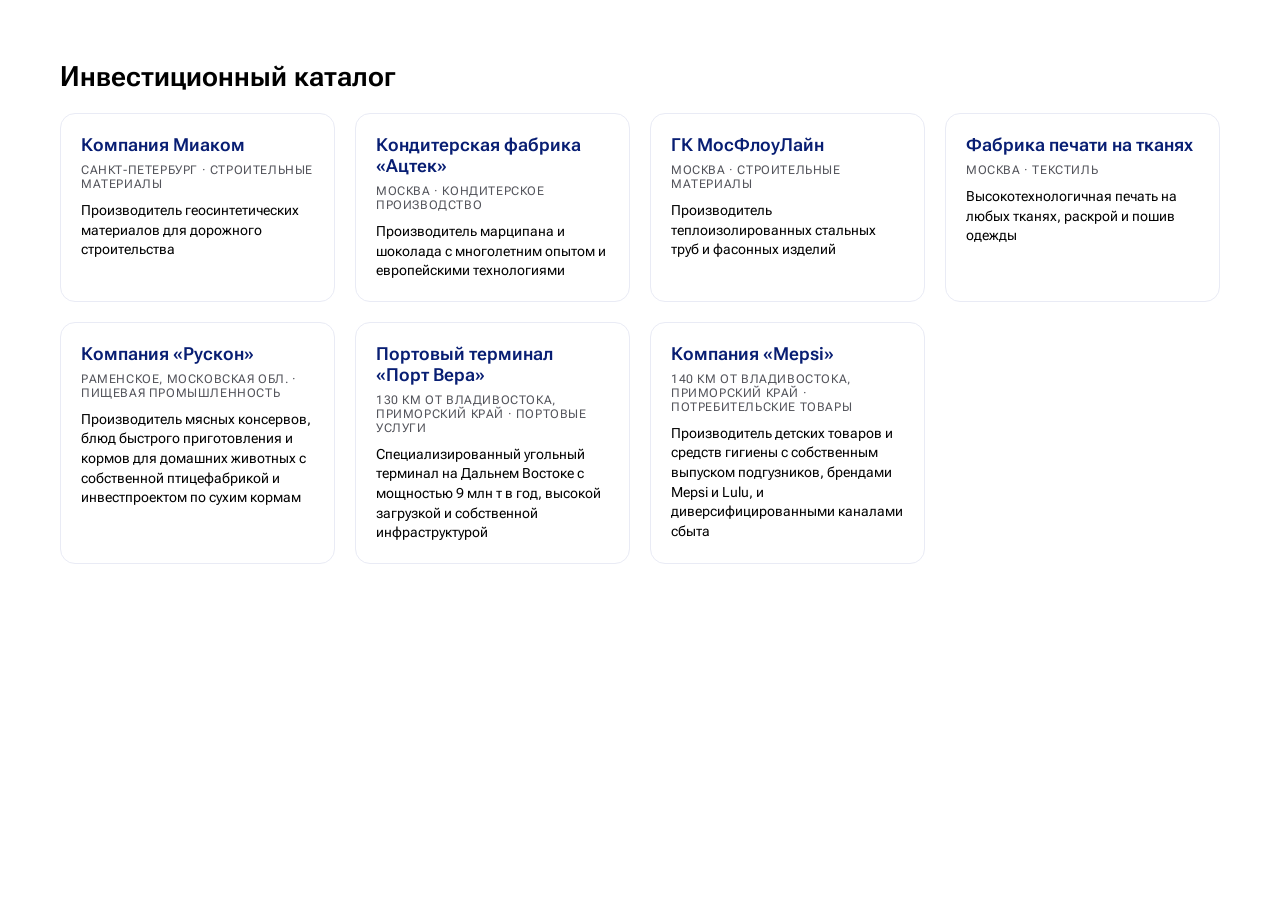
<file: index.html>
<!doctype html>
<html lang="ru">
<head>
  <meta charset="utf-8">
  <title>Каталог компаний</title>
  <meta name="viewport" content="width=device-width, initial-scale=1">
  <link rel="preconnect" href="https://fonts.googleapis.com">
  <link rel="preconnect" href="https://fonts.gstatic.com" crossorigin>
  <link href="https://fonts.googleapis.com/css2?family=Roboto+Flex:opsz,wght@8..144,300..800&display=swap" rel="stylesheet">
  <link rel="stylesheet" href="assets/styles.css">
  <style>
    /* Небольшая надстройка над существующими стилями */
    .catalog-page{
      margin:60px;
      font-family:'Roboto Flex', system-ui, sans-serif;
    }

    .catalog-title{
      font-size:28px;
      font-weight:600;
      margin:40px 0 20px;
    }

    .catalog-grid{
      display:grid;
      grid-template-columns:repeat(auto-fit, minmax(260px, 1fr));
      gap:20px;
    }

    .company-card{
      display:block;
      padding:20px;
      background:#FFFFFF;
      border-radius:15px;
      border:1px solid #E9EBF5;
      text-decoration:none;
      color:#000000;
      transition:box-shadow 0.15s ease, transform 0.15s ease;
    }

    .company-card:hover{
      box-shadow:0 6px 16px rgba(0,0,0,0.08);
      transform:translateY(-2px);
    }

    .company-name{
      font-size:18px;
      font-weight:600;
      margin:0 0 8px;
      color:#081E73;
    }

    .company-meta{
      font-size:12px;
      text-transform:uppercase;
      letter-spacing:0.6px;
      color:#54555C;
      margin-bottom:10px;
    }

    .company-summary{
      font-size:14px;
      line-height:1.4;
      color:#000000;
      margin:0;
    }
  </style>
</head>
<body>
  <main class="catalog-page">
    <h1 class="catalog-title">Инвестиционный каталог</h1>
    <section id="catalog-grid" class="catalog-grid"></section>
  </main>

  <script>
    async function loadCatalog(){
      try{
        const res = await fetch('data/catalog.json', { cache: 'no-store' });
        if(!res.ok){
          console.error('Ошибка загрузки catalog.json', res.status, res.statusText);
          return;
        }

        const companies = await res.json();
        const grid = document.getElementById('catalog-grid');
        grid.innerHTML = '';

        companies.forEach(company => {
          const card = document.createElement('a');
          card.className = 'company-card';
          card.href = `teaser.html?company=${encodeURIComponent(company.slug)}`;

          const name = document.createElement('h2');
          name.className = 'company-name';
          name.textContent = company.name;

          const meta = document.createElement('div');
          meta.className = 'company-meta';
          // например: "Москва · FMCG"
          meta.textContent = [company.city, company.industry].filter(Boolean).join(' · ');

          const summary = document.createElement('p');
          summary.className = 'company-summary';
          summary.textContent = company.summary || '';

          card.appendChild(name);
          if(meta.textContent){
            card.appendChild(meta);
          }
          card.appendChild(summary);

          grid.appendChild(card);
        });
      }catch(err){
        console.error('Ошибка инициализации каталога', err);
      }
    }

    loadCatalog();
  </script>
</body>
</html>
</file>
<file: assets/styles.css>
:root{
  --page-margin: 60px;
  --radius: 15px;
  --color-light-gray: #E9EBF5;
  --color-gray: #CBCDD8;
  --color-dark-gray: #54555C;
  --color-blue: #081E73;
}

/* базовые настройки */
*,
*::before,
*::after{
  box-sizing:border-box;
}

html,body{
  margin:0;
  padding:0;
}

body{
  font-family:'Roboto Flex', system-ui, sans-serif;
  background:#ffffff;
  color:#000000;
}

.page{
  margin:60px;
}

/* TOPLINE */

.topline{
  display:flex;
  flex-direction:column;
  align-items:flex-start;
  margin-top:60px;
  gap:10px;
}

/* верхняя строка (инструменты + КОНТАКТЫ) */
.topline-tools{
  width:100%;
  display:flex;
  justify-content:flex-end;
  align-items:center;
  gap:30px;
}

/* блок иконок инструментов */
.tools{
  display:flex;
  gap:10px;
  flex-shrink:0;
}

/* кнопки-инструменты: фоновые иконки */
.tool-btn{
  width:30px;
  height:30px;
  background-color:transparent;
  background-repeat:no-repeat;
  background-position:center;
  background-size:20px 20px;
  border:none;
  border-radius:0;
  flex-shrink:0;
  cursor:pointer;
}

/* Пример назначения иконок (нужны файлы в assets/icons/) */
.tools .tool-btn:nth-child(1){
  background-image:url("icons/tool-compare.svg");
}

.tools .tool-btn:nth-child(2){
  background-image:url("icons/tool-print.svg");
}

.tools .tool-btn:nth-child(3){
  background-image:url("icons/tool-share.svg");
}

/* кнопка КОНТАКТЫ */
.contact-btn{
  height:30px;
  padding:0 20px;
  background:#007AFF;
  color:white;
  font-size:12px;
  text-transform:uppercase;
  letter-spacing:0.6px;
  border-radius:var(--radius);
  text-decoration:none;
  display:flex;
  align-items:center;
  justify-content:center;
}

/* нижняя строка — INVOPPORTUNITY */

.invopportunity{
  font-size:10px;
  text-transform:uppercase;
  letter-spacing:0.6px;
  color:var(--color-gray);
}

/* HEADER */

.header-block{
  display:flex;
  gap:20px;
  margin-top:10px;
}

.logo-block{
  flex:0 0 20%;
  height:100px;
  background:var(--color-light-gray);
  border-radius:var(--radius);
}

.keydescription{
  display:flex;
  align-items:center;
  flex:1;
}

.keydescription p{
  margin:0;
  font-size:24px;
  font-weight:500;
  line-height:28px;
  color:var(--color-blue);
}

/* TAGS */

.tags{
  margin-top:30px;
  display:flex;
  flex-wrap:wrap;
  gap:20px;
}

.tag-pill{
  height:30px;
  padding:0 20px;
  background:white;
  border:1px solid var(--color-light-gray);
  border-radius:var(--radius);
  font-size:12px;
  text-transform:uppercase;
  letter-spacing:0.6px;
  color:var(--color-gray);
  display:flex;
  align-items:center;
}

/* TITLE SUMMARY */

.titlesummary{
  margin-top:30px;
  display:flex;
  gap:12px;
  align-items:center;
}

.titlesummary-icon{
  width:40px;
  height:40px;
  border-radius:0;
  display:flex;
  align-items:center;
  justify-content:center;
}

.titlesummary-title{
  font-size:24px;
  font-weight:700;
  margin:0;
}

/* Общий стиль inline SVG иконок */

.icon-24{
  width:24px;
  height:24px;
  display:block;
  fill:var(--color-blue);
}

/* SUMMARY */

.summary{
  margin-top:20px;
  display:flex;
  flex-wrap:wrap;
  gap:20px;
}

.summary-item{
  min-height:90px;
  padding:12px 16px;
  background:var(--color-light-gray);
  border-radius:var(--radius);
  display:flex;
  flex-direction:column;
  justify-content:center;
}

.summary-descriptor{
  font-size:12px;
  text-transform:uppercase;
  letter-spacing:0.6px;
  color:var(--color-dark-gray);
  margin-bottom:10px;
}

.summary-value{
  font-size:30px;
  font-weight:500;
  color:var(--color-blue);
}

/* DIVIDER */

.divider{
  margin:40px 0;
  border:none;
  border-top:1px solid var(--color-gray);
}

/* GENERALINFO + VIDEO */

.generalinfo-block{
  display:flex;
  gap:20px;
  align-items:flex-start;
  flex-wrap:nowrap;
}

.generalinfo{
  flex:1 1 0;
  min-width:0;
  font-size:16px;
  color:#000;
}

.generalinfo p{
  margin:0;
}

.generalinfo p + p{
  margin-top:8px;
}

.video-wrapper{
  width:356px;
  height:200px;
  flex:0 0 auto;
  display:none;
}

.video-wrapper iframe{
  width:100%;
  height:100%;
  border-radius:var(--radius);
}

/* перенос видео под текст */

@media(max-width:712px){
  .generalinfo-block{
    flex-direction:column;
  }
  .video-wrapper{
    width:356px;
    height:200px;
    margin-top:20px;
  }
}

/* HIGHLIGHTS */

.highlights{
  margin-top:40px;
  display:flex;
  flex-wrap:wrap;
  gap:40px;
  white-space: pre-line; /* НОВОЕ СВОЙСТВО */
}

.highlight-item{
  display:flex;
  gap:10px;
}

.highlight-icon{
  color:#081E73;
  width:40px;
  height:40px;
  background-size:contain;
  background-position:center;
  background-repeat:no-repeat;
}

.highlight-text{
  max-width:20vw;
}

.highlight-value{
  font-size:24px;
  font-weight:500;
  color:var(--color-blue);
  margin-bottom:5px;
}

.highlight-desc{
  font-size:12px;
  color:var(--color-gray);
  line-height:normal;
  letter-spacing:0.6px;
}

/* FINANCIALS */

.financials{
  margin-top:40px;
  width:100%;
  height:250px;
  background:#ffffff;
  border-radius:var(--radius);
  border:1px solid var(--color-light-gray);
  box-shadow:0 0 10px rgba(203,205,216,0.5);
  padding:20px;
}

.financials-title{
  margin:0;
  font-size:16px;
  font-weight:500;
}

/* ILLUSTRATIONS */

.illustrations{
  margin-top:40px;
  display:flex;
  flex-wrap:wrap;
  gap:20px;
}

.illustration-item{
  width:200px;
  height:200px;
  border-radius:var(--radius);
  overflow:hidden;
  background:var(--color-light-gray);
}

.illustration-item img{
  width:100%;
  height:100%;
  object-fit:cover;
}

.illustrations-divider{
  width:100%;
  border:none;
  border-top:1px solid var(--color-gray);
}

/* ADVANTAGES / RISKS / CONTACTS */

.section-header{
  margin-top:40px;
  display:flex;
  gap:12px;
  align-items:center;
}

.section-icon{
  width:40px;
  height:40px;
  border-radius:0;
  display:flex;
  align-items:center;
  justify-content:center;
}

.section-title{
  margin:0;
  font-size:24px;
  font-weight:700;
}

/* pill lists */

.pill-list{
  margin-top:20px;
  display:flex;
  flex-direction:column;
  gap:10px;
  list-style:none;          /* убрать буллиты */
  padding-left:0;           /* убрать левый отступ */
  margin-left:0;
}

.pill-item{
  width:100%;
  border-radius:var(--radius);
  padding:12px 16px;
  display:flex;
  align-items:flex-start;
  gap:8px;
  font-size:16px;
  list-style:none;          /* убрать буллиты */
}

.pill-adv{
  background:#EDF7FF;
}

.pill-risk{
  background:#FFEBEA;
}

.pill-icon{
  flex:0 0 auto;
  font-size:16px;
  line-height:1;
  margin-top:2px;
  border-radius:0;
}

.pill-text{
  flex:1 1 auto;
}

/* PROPOSAL */

.proposal{
  margin-top:40px;
}

.proposal p{
  margin:0;
  font-size:20px;
  font-weight:500;
  line-height:22px;
  color:var(--color-blue);
}

/* CONTACTS */

.contacts-section{
  margin-top:40px;
}

.contacts-box{
  margin-top:20px;
  padding:20px;
  border-radius:var(--radius);
  background:var(--color-light-gray);
}

.contact-row{
  display:flex;
  flex-wrap:wrap;
  gap:8px;
  margin-bottom:8px;
}

.contact-label{
  font-weight:500;
}

.contact-link{
  color:var(--color-blue);
  text-decoration:none;
}

/* ACTION BUTTONS */

.actions{
  margin-top:40px;
  display:flex;
  justify-content:flex-end;
  gap:20px;
}

.btn{
  min-height:36px;
  padding:0 20px;
  border-radius:var(--radius);
  font-size:12px;
  text-transform:uppercase;
  letter-spacing:0.6px;
  cursor:pointer;
  border:1px solid transparent;
}

.btn-secondary{
  background:#ffffff;
  border-color:var(--color-gray);
  color:var(--color-gray);
}

.btn-primary{
  background:#007AFF;
  color:#ffffff;
}

/* MOBILE */

@media(max-width:768px){
  .page{
    margin:20px;
  }
  .highlight-text{
    max-width:100%;
  }
}
</file>
